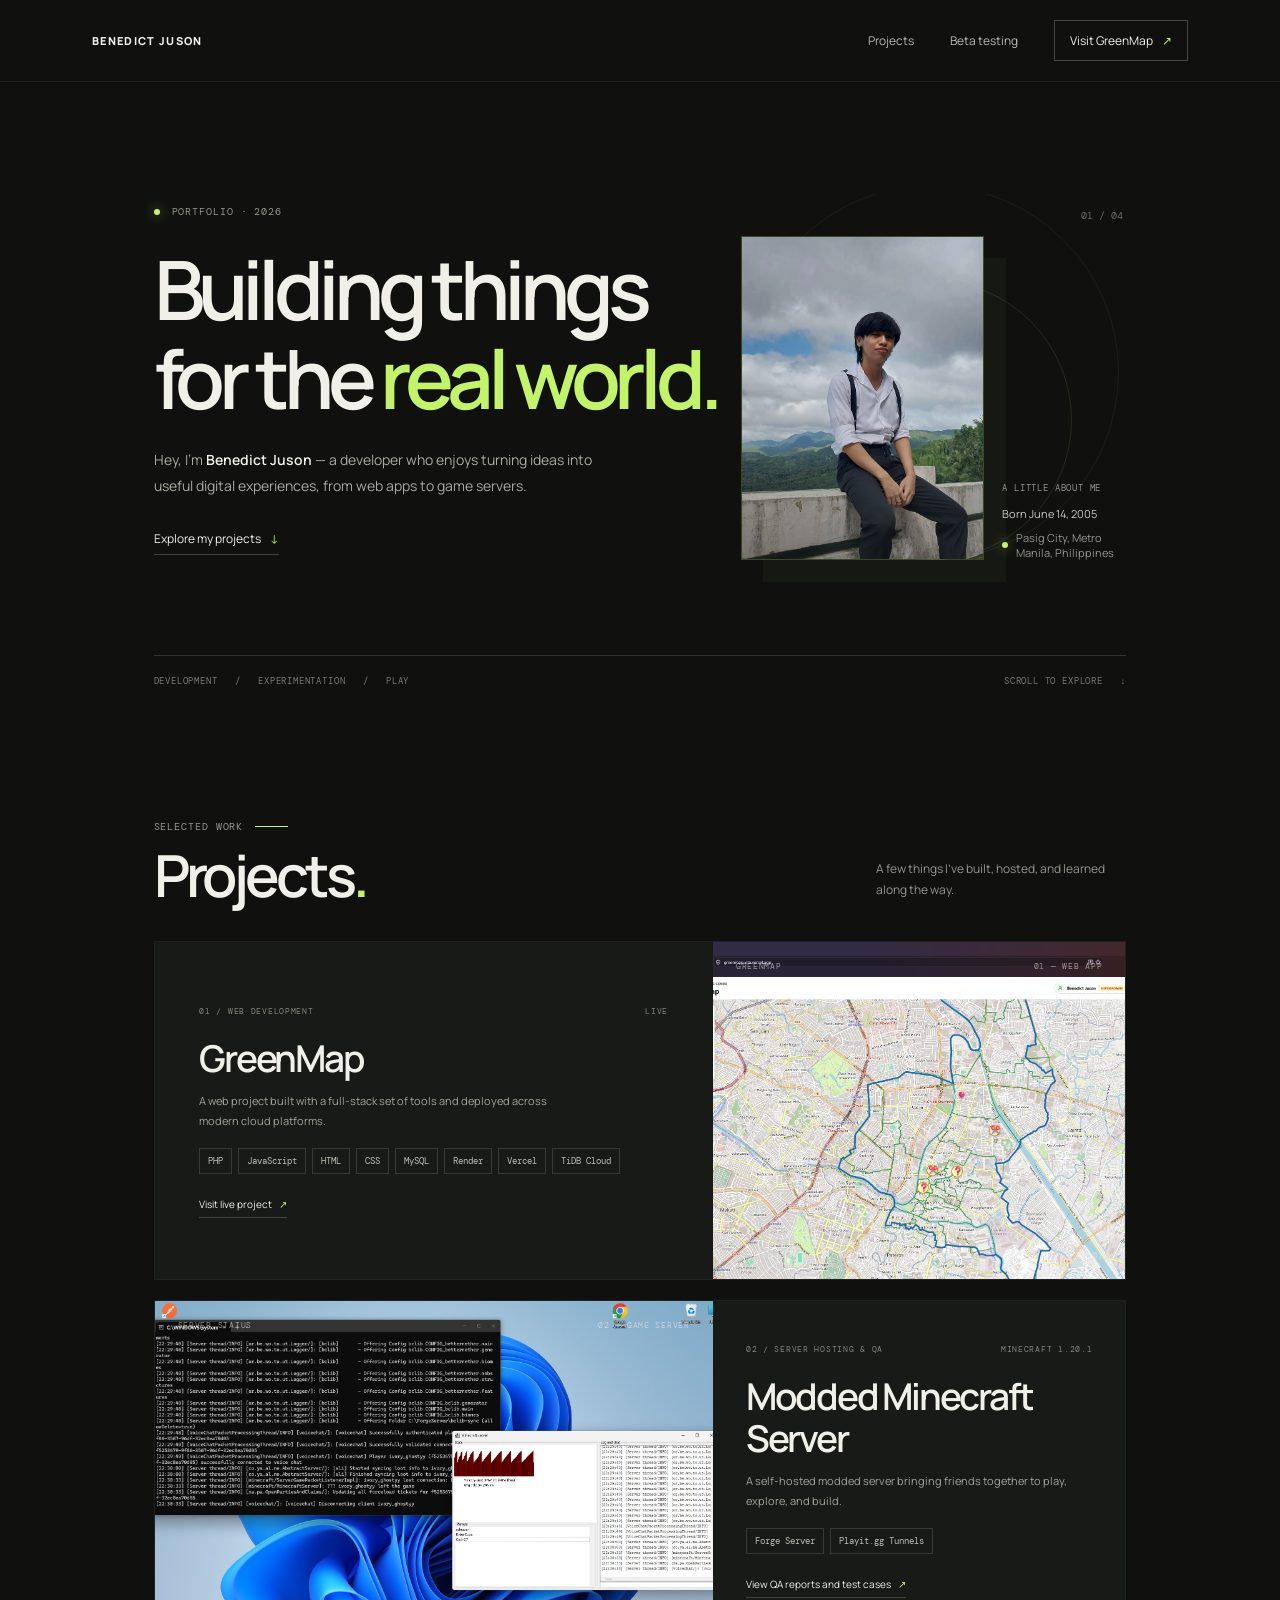
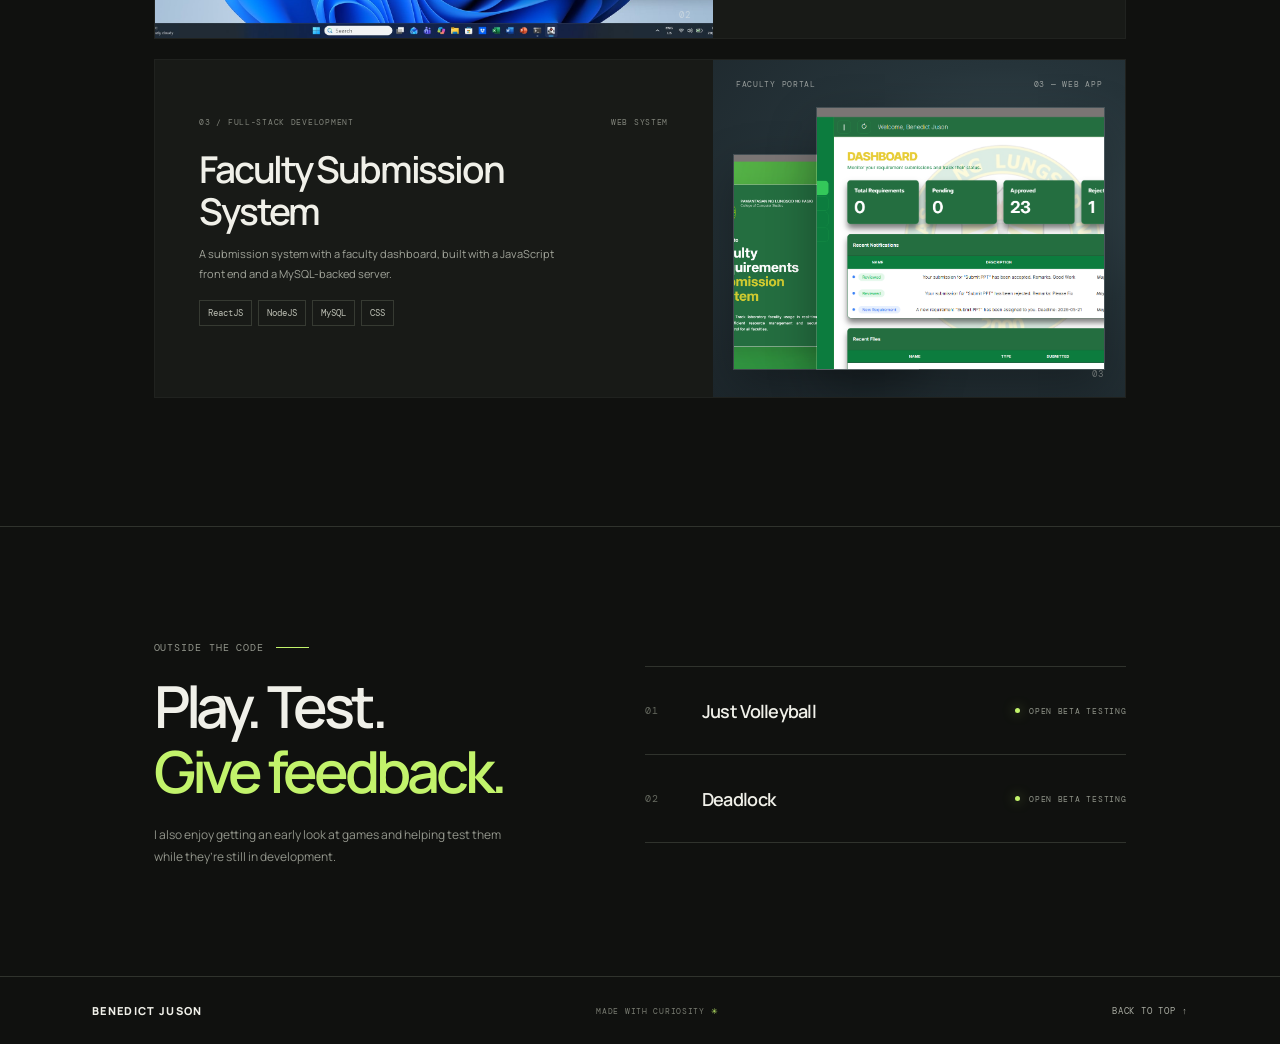
<file: index.html>
<!doctype html>
<html lang="en">
  <head>
    <meta charset="UTF-8" />
    <meta name="viewport" content="width=device-width, initial-scale=1.0" />
    <meta
      name="description"
      content="Portfolio of Benedict Juson — developer and open beta tester."
    />
    <meta name="theme-color" content="#10110f" />
    <title>Benedict Juson — Portfolio</title>
    <link rel="preconnect" href="https://fonts.googleapis.com" />
    <link rel="preconnect" href="https://fonts.gstatic.com" crossorigin />
    <link
      href="https://fonts.googleapis.com/css2?family=DM+Mono:wght@400;500&family=Manrope:wght@400;500;600;700;800&display=swap"
      rel="stylesheet"
    />
    <link rel="stylesheet" href="css/base.css" />
    <link rel="stylesheet" href="css/layout.css" />
    <link rel="stylesheet" href="css/projects.css" />
    <link rel="stylesheet" href="css/responsive.css" />
  </head>
  <body>
    <header class="site-header">
      <a class="wordmark" href="#home" aria-label="Benedict Juson, home">
        <span>BENEDICT JUSON</span>
      </a>
      <nav class="site-nav" aria-label="Main navigation">
        <a href="#work">Projects</a>
        <a href="#testing">Beta testing</a>
        <a class="nav-cta" href="https://greenmap-eta.vercel.app/" target="_blank" rel="noreferrer">
          Visit GreenMap <span aria-hidden="true">↗</span>
        </a>
      </nav>
    </header>

    <main>
      <section class="hero page-wrap" id="home">
        <div class="hero-copy">
          <p class="eyebrow"><span class="status-dot"></span> PORTFOLIO · 2026</p>
          <h1>Building things<br />for the <span>real world.</span></h1>
          <p class="hero-description">
            Hey, I’m <strong>Benedict Juson</strong> — a developer who enjoys turning
            ideas into useful digital experiences, from web apps to game servers.
          </p>
          <a class="text-link" href="#work">Explore my projects <span aria-hidden="true">↓</span></a>
        </div>
        <div class="hero-aside" aria-label="About Benedict">
          <div class="orbit orbit-one"></div>
          <div class="orbit orbit-two"></div>
          <div class="hero-photo">
            <img src="assets/PROFILEPICTURE.jpg" alt="Benedict Juson" />
          </div>
          <div class="aside-caption">
            <span class="caption-label">A LITTLE ABOUT ME</span>
            <span>Born June 14, 2005</span>
            <span class="caption-location"><span class="status-dot"></span>Pasig City, Metro Manila, Philippines</span>
          </div>
          <span class="hero-index">01 / 04</span>
        </div>
        <div class="hero-bottom">
          <span>DEVELOPMENT &nbsp; / &nbsp; EXPERIMENTATION &nbsp; / &nbsp; PLAY</span>
          <span>SCROLL TO EXPLORE &nbsp; ↓</span>
        </div>
      </section>

      <section class="work-section section-wrap" id="work">
        <div class="section-heading">
          <div>
            <p class="eyebrow">SELECTED WORK <span class="heading-line"></span></p>
            <h2>Projects<span class="accent">.</span></h2>
          </div>
          <p class="section-note">A few things I’ve built, hosted, and learned along the way.</p>
        </div>

        <article class="project-card project-greenmap">
          <div class="project-visual visual-greenmap" aria-label="GreenMap map screenshot">
            <div class="visual-topbar"><span>GREENMAP</span><span>01 — WEB APP</span></div>
            <img src="assets/Greenmap.png" alt="GreenMap Pasig City map interface" />
            <span class="visual-number">01</span>
          </div>
          <div class="project-info">
            <div class="project-meta"><span>01 / WEB DEVELOPMENT</span><span>LIVE</span></div>
            <h3>GreenMap</h3>
            <p>A web project built with a full-stack set of tools and deployed across modern cloud platforms.</p>
            <div class="tag-list" aria-label="Technologies used">
              <span>PHP</span><span>JavaScript</span><span>HTML</span><span>CSS</span><span>MySQL</span>
              <span>Render</span><span>Vercel</span><span>TiDB Cloud</span>
            </div>
            <a class="project-link" href="https://greenmap-eta.vercel.app/" target="_blank" rel="noreferrer">
              Visit live project <span aria-hidden="true">↗</span>
            </a>
          </div>
        </article>

        <article class="project-card project-server">
          <div class="project-visual visual-server" aria-label="Modded Minecraft server screenshot">
            <div class="visual-topbar"><span>SERVER STATUS</span><span>02 — GAME SERVER</span></div>
            <img src="assets/MinecraftServer.jpg" alt="Minecraft Forge server console and player session" />
            <span class="visual-number">02</span>
          </div>
          <div class="project-info">
            <div class="project-meta"><span>02 / SERVER HOSTING &amp; QA</span><span>MINECRAFT 1.20.1</span></div>
            <h3>Modded Minecraft<br />Server</h3>
            <p>A self-hosted modded server bringing friends together to play, explore, and build.</p>
            <div class="tag-list" aria-label="Tools used">
              <span>Forge Server</span><span>Playit.gg Tunnels</span>
            </div>
            <a class="project-link" href="minecraft-server-qa.html">
              View QA reports and test cases <span aria-hidden="true">↗</span>
            </a>
          </div>
        </article>

        <article class="project-card project-faculty">
          <div class="project-visual visual-faculty" aria-label="Faculty Submission System screenshots">
            <div class="visual-topbar"><span>FACULTY PORTAL</span><span>03 — WEB APP</span></div>
            <img class="faculty-login" src="assets/facultysubmission-login.png" alt="Faculty Submission login screen" />
            <img class="faculty-dashboard" src="assets/facultysubmission-dashboard.png" alt="Faculty Submission dashboard" />
            <span class="visual-number">03</span>
          </div>
          <div class="project-info">
            <div class="project-meta"><span>03 / FULL-STACK DEVELOPMENT</span><span>WEB SYSTEM</span></div>
            <h3>Faculty Submission<br />System</h3>
            <p>A submission system with a faculty dashboard, built with a JavaScript front end and a MySQL-backed server.</p>
            <div class="tag-list" aria-label="Technologies used">
              <span>ReactJS</span><span>NodeJS</span><span>MySQL</span><span>CSS</span>
            </div>
          </div>
        </article>
      </section>

      <section class="testing-section section-wrap" id="testing">
        <div class="testing-copy">
          <p class="eyebrow">OUTSIDE THE CODE <span class="heading-line"></span></p>
          <h2>Play. Test.<br /><span>Give feedback.</span></h2>
          <p>I also enjoy getting an early look at games and helping test them while they’re still in development.</p>
        </div>
        <div class="testing-list">
          <div class="testing-item">
            <span class="testing-index">01</span>
            <span class="testing-name">Just Volleyball</span>
            <span class="testing-label"><span class="status-dot"></span> OPEN BETA TESTING</span>
          </div>
          <div class="testing-item">
            <span class="testing-index">02</span>
            <span class="testing-name">Deadlock</span>
            <span class="testing-label"><span class="status-dot"></span> OPEN BETA TESTING</span>
          </div>
        </div>
      </section>
    </main>

    <footer class="site-footer">
      <a class="wordmark" href="#home">
        <span>BENEDICT JUSON</span>
      </a>
      <span>MADE WITH CURIOSITY <span class="accent">✳</span></span>
      <a class="back-top" href="#home">BACK TO TOP ↑</a>
    </footer>
    <script src="script.js"></script>
  </body>
</html>
</file>
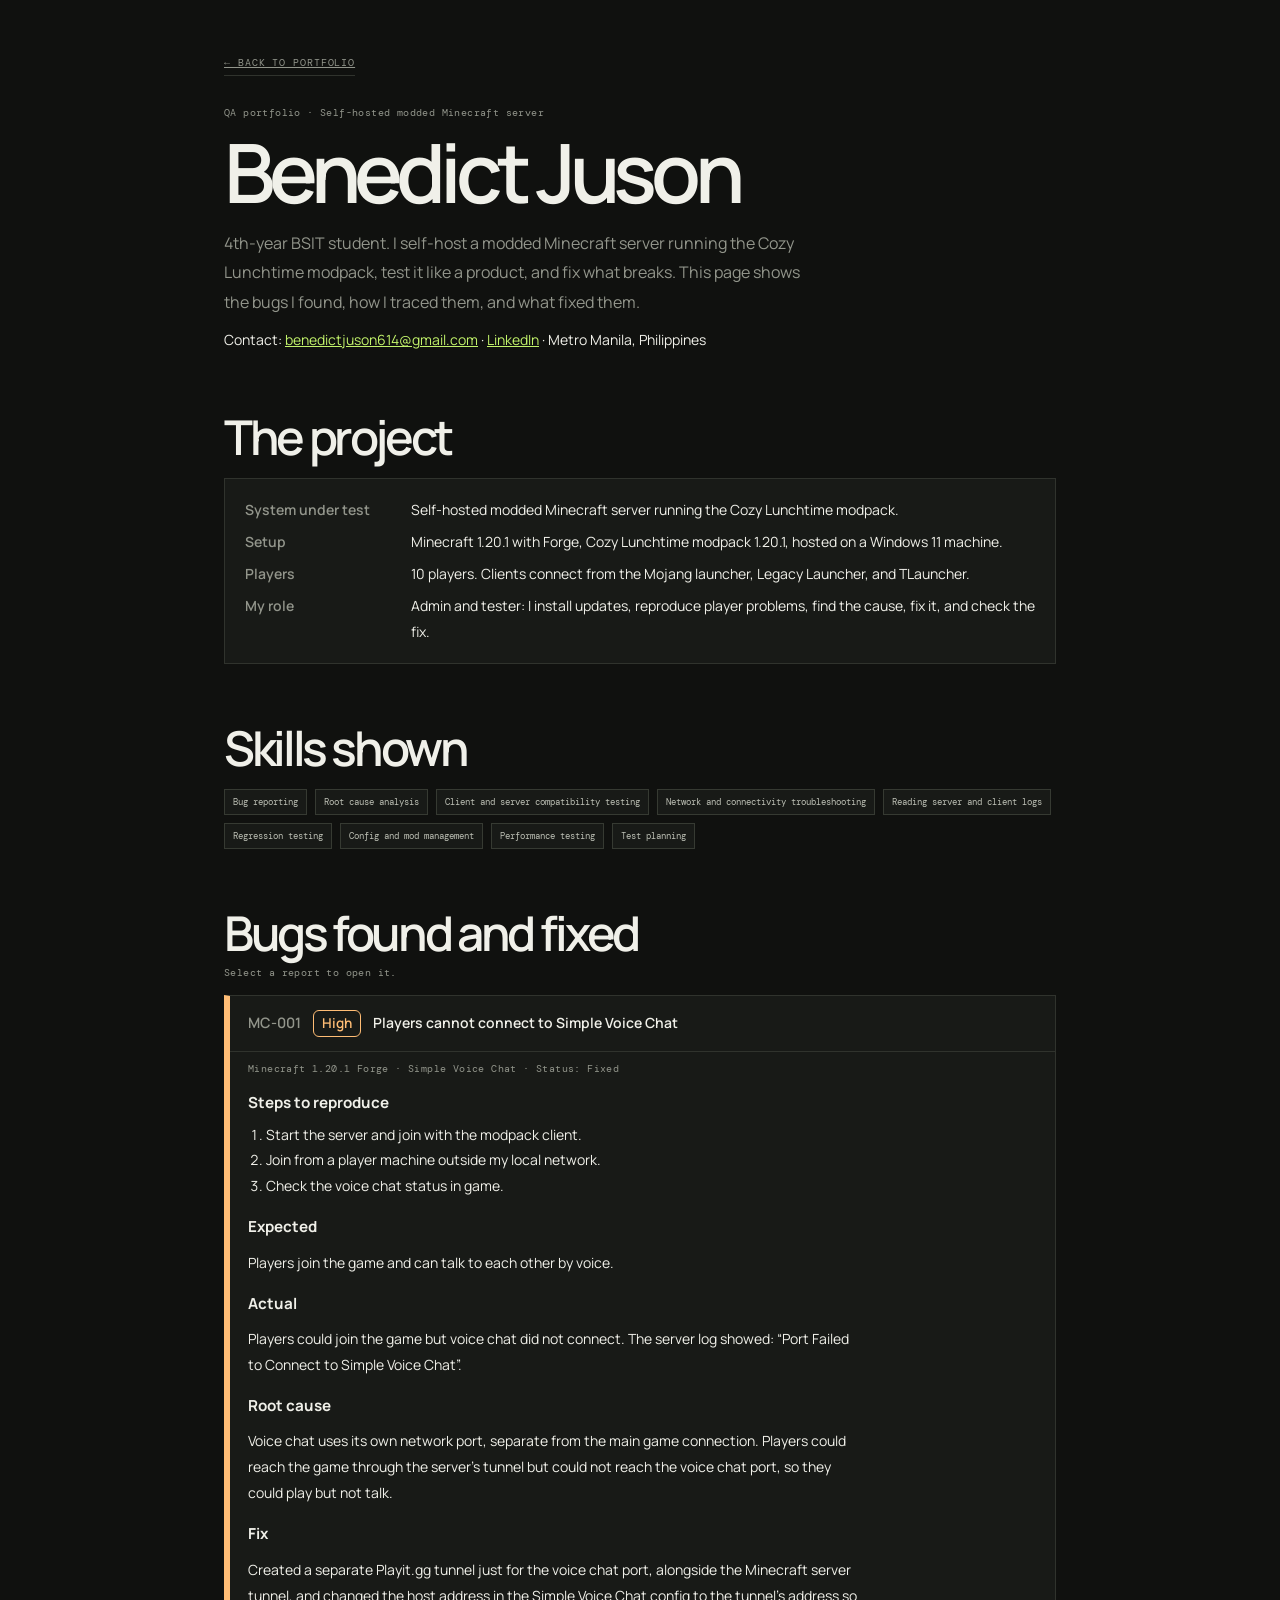
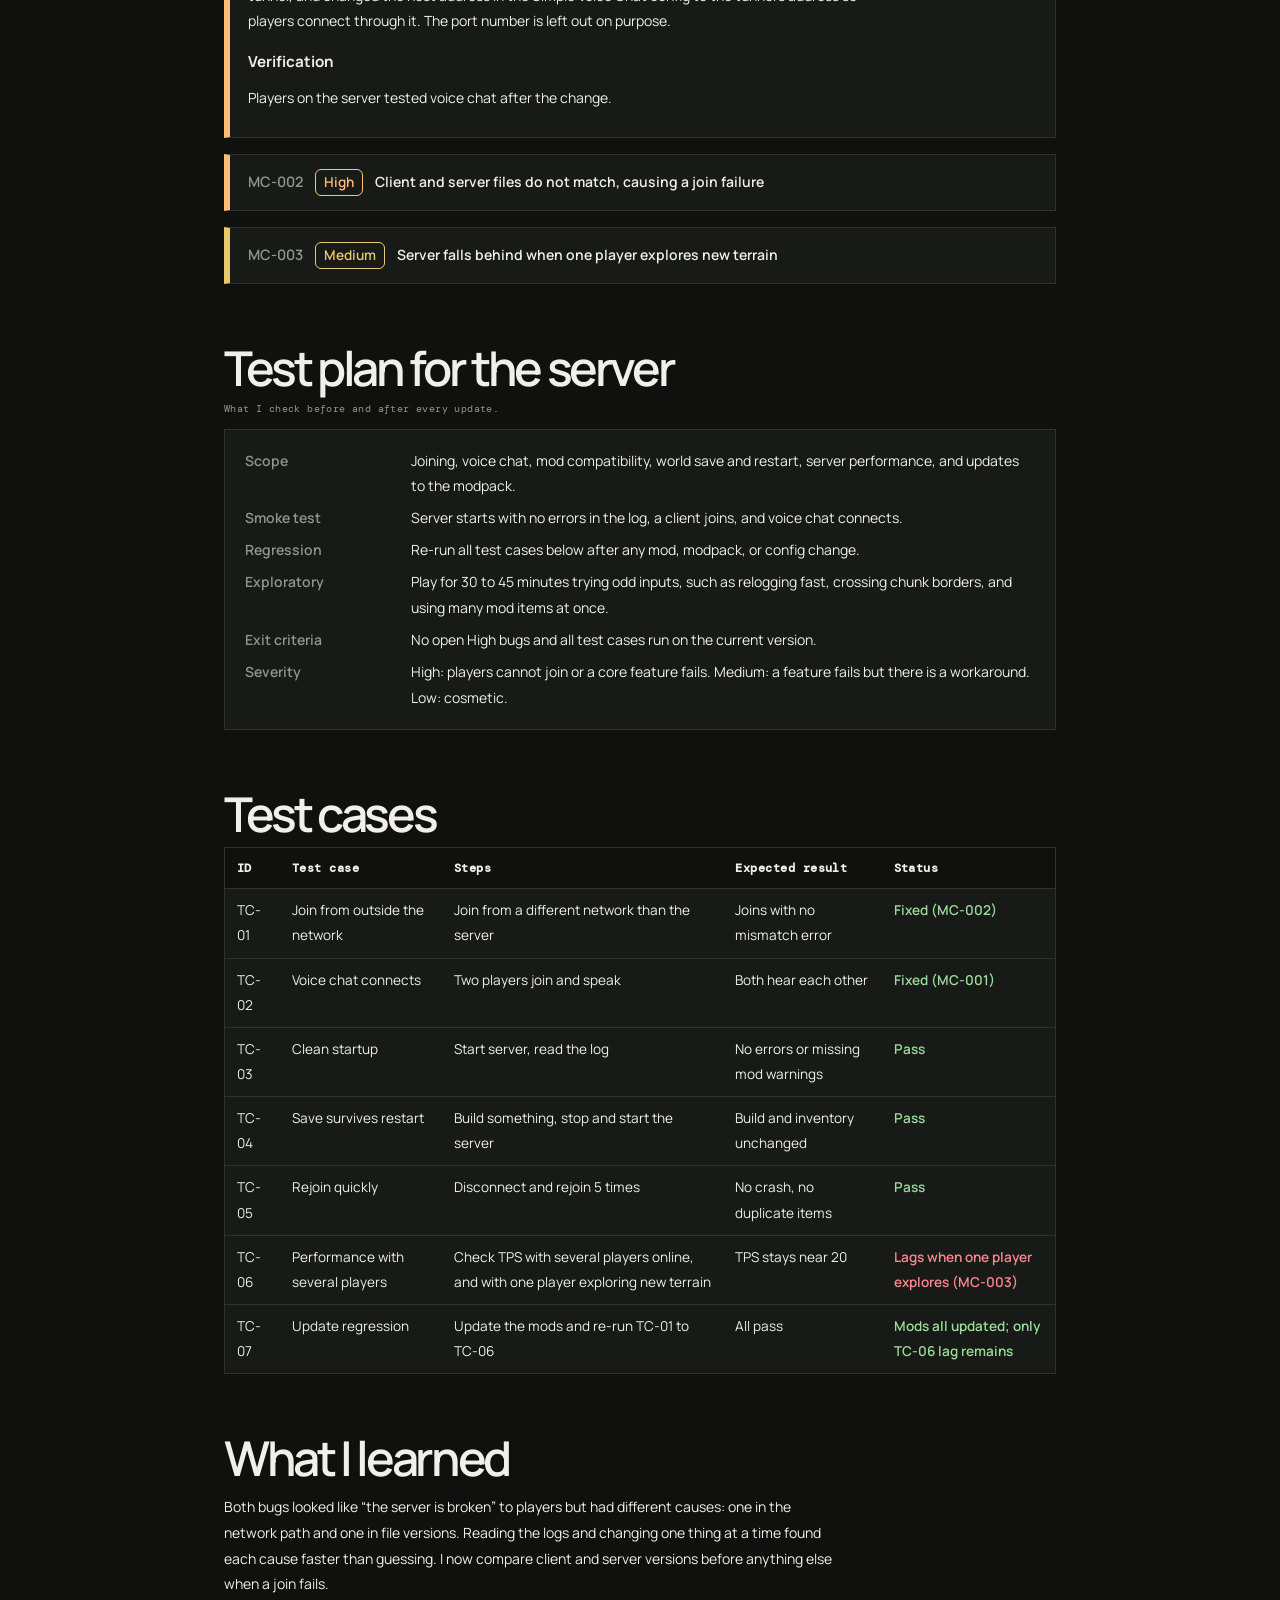
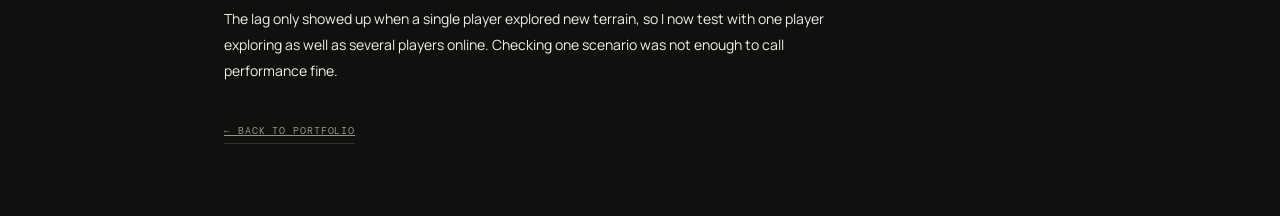
<file: minecraft-server-qa.html>
<!DOCTYPE html>
<html lang="en">
<head>
<meta charset="utf-8">
<meta name="viewport" content="width=device-width, initial-scale=1, viewport-fit=cover">
<title>Benedict Juson – Minecraft Server QA Portfolio</title>
<link href="https://fonts.googleapis.com/css2?family=DM+Mono:wght@400;500&family=Manrope:wght@400;500;600;700;800&display=swap" rel="stylesheet">
  <link rel="stylesheet" href="css/qa.css">
</head>
<body>
<main>
<header>
<a class="back-link" href="index.html">← Back to portfolio</a>
<p class="meta">QA portfolio · Self-hosted modded Minecraft server</p>
<h1>Benedict Juson</h1>
<p class="lead">4th-year BSIT student. I self-host a modded Minecraft server running the Cozy Lunchtime modpack, test it like a product, and fix what breaks. This page shows the bugs I found, how I traced them, and what fixed them.</p>
<p>Contact: <a href="mailto:benedictjuson614@gmail.com">benedictjuson614@gmail.com</a> · <a href="https://www.linkedin.com/in/christian-benedict-juson-0998a8422/" target="_blank" rel="noopener">LinkedIn</a> · Metro Manila, Philippines</p>
</header>



<h2>The project</h2>
<div class="box"><dl>
<dt>System under test</dt><dd>Self-hosted modded Minecraft server running the Cozy Lunchtime modpack.</dd>
<dt>Setup</dt><dd>Minecraft 1.20.1 with Forge, Cozy Lunchtime modpack 1.20.1, hosted on a Windows 11 machine.</dd>
<dt>Players</dt><dd>10 players. Clients connect from the Mojang launcher, Legacy Launcher, and TLauncher.</dd>
<dt>My role</dt><dd>Admin and tester: I install updates, reproduce player problems, find the cause, fix it, and check the fix.</dd>
</dl></div>

<h2>Skills shown</h2>
<ul class="skills">
<li>Bug reporting</li><li>Root cause analysis</li><li>Client and server compatibility testing</li><li>Network and connectivity troubleshooting</li><li>Reading server and client logs</li><li>Regression testing</li><li>Config and mod management</li><li>Performance testing</li><li>Test planning</li></ul>

<h2>Bugs found and fixed</h2>
<p class="meta">Select a report to open it.</p>

<details class="ticket" data-sev="High" open><summary><span class="id">MC-001</span><span class="sev">High</span><span class="t">Players cannot connect to Simple Voice Chat</span></summary><div class="body">
<p class="meta">Minecraft 1.20.1 Forge · Simple Voice Chat · Status: Fixed</p>
<h4>Steps to reproduce</h4>
<ol><li>Start the server and join with the modpack client.</li><li>Join from a player machine outside my local network.</li><li>Check the voice chat status in game.</li></ol>
<h4>Expected</h4><p>Players join the game and can talk to each other by voice.</p>
<h4>Actual</h4><p>Players could join the game but voice chat did not connect. The server log showed: “Port Failed to Connect to Simple Voice Chat”.</p>
<h4>Root cause</h4><p>Voice chat uses its own network port, separate from the main game connection. Players could reach the game through the server’s tunnel but could not reach the voice chat port, so they could play but not talk.</p>
<h4>Fix</h4><p>Created a separate Playit.gg tunnel just for the voice chat port, alongside the Minecraft server tunnel, and changed the host address in the Simple Voice Chat config to the tunnel’s address so players connect through it. The port number is left out on purpose.</p>
<h4>Verification</h4><p>Players on the server tested voice chat after the change.</p>
</div></details>

<details class="ticket" data-sev="High"><summary><span class="id">MC-002</span><span class="sev">High</span><span class="t">Client and server files do not match, causing a join failure</span></summary><div class="body">
<p class="meta">Modpack: Cozy Lunchtime 1.20.1 · Status: Fixed</p>
<h4>Steps to reproduce</h4>
<ol><li>Install the modpack on the client.</li><li>Try to join the server.</li></ol>
<h4>Expected</h4><p>The client joins with no errors.</p>
<h4>Actual</h4><p>The connection was refused because the client and server game files did not match. The log said Field Guide 1.20.1 was not up to date with Field Guide 1.20.1, so the two copies were out of sync.</p>
<h4>Root cause</h4><p>The Field Guide config did not match what the server expected. The EXP values did not exist in the config and the lens craftable setting was false, so the two sides disagreed.</p>
<h4>Fix</h4><p>Edited fieldguide1.20.1.config so it matched the server:</p><ul><li>Changed “lens craftable” from false to true.</li><li>Added the Field Guide EXP values, which did not exist before, to match the server’s EXP levels for a different mod: Exploring New Terrain 20, Discovering New Mobs 5, Discovering New Plants 2.</li></ul>
<h4>Verification</h4><p>After the change, players joined without issues.</p>
</div></details>

<details class="ticket" data-sev="Medium"><summary><span class="id">MC-003</span><span class="sev">Medium</span><span class="t">Server falls behind when one player explores new terrain</span></summary><div class="body">
<p class="meta">Cozy Lunchtime 1.20.1 with Create · Status: Partly mitigated, still happens at times</p>
<h4>Steps to reproduce</h4>
<ol><li>One player travels far from spawn into terrain nobody has explored.</li><li>Watch the server’s TPS and log while they travel.</li></ol>
<h4>Expected</h4><p>TPS stays near 20.</p>
<h4>Actual</h4><p>In one case a player explored about 7,000 blocks and the server fell about 10 ticks behind. The log says the server can’t keep up: about 10 ticks behind, 530 ms.</p>
<h4>Notes</h4><p>The lag appears when chunks are being loaded for the explorer, and Create adds to the server load. It does not appear with several players online who are not exploring.</p><h4>Mitigation tried</h4><p>Lowered the server’s RAM allocation from 11 GB to 8 GB to leave more room for the rest of the machine. The server now lags less but still falls behind from time to time.</p>
</div></details>

<h2>Test plan for the server</h2>
<p class="meta">What I check before and after every update.</p>
<div class="box"><dl>
<dt>Scope</dt><dd>Joining, voice chat, mod compatibility, world save and restart, server performance, and updates to the modpack.</dd>
<dt>Smoke test</dt><dd>Server starts with no errors in the log, a client joins, and voice chat connects.</dd>
<dt>Regression</dt><dd>Re-run all test cases below after any mod, modpack, or config change.</dd>
<dt>Exploratory</dt><dd>Play for 30 to 45 minutes trying odd inputs, such as relogging fast, crossing chunk borders, and using many mod items at once.</dd>
<dt>Exit criteria</dt><dd>No open High bugs and all test cases run on the current version.</dd>
<dt>Severity</dt><dd>High: players cannot join or a core feature fails. Medium: a feature fails but there is a workaround. Low: cosmetic.</dd>
</dl></div>

<h2>Test cases</h2>
<div class="tw"><table>
<thead><tr><th>ID</th><th>Test case</th><th>Steps</th><th>Expected result</th><th>Status</th></tr></thead>
<tbody>
<tr><td>TC-01</td><td>Join from outside the network</td><td>Join from a different network than the server</td><td>Joins with no mismatch error</td><td class="pass">Fixed (MC-002)</td></tr>
<tr><td>TC-02</td><td>Voice chat connects</td><td>Two players join and speak</td><td>Both hear each other</td><td class="pass">Fixed (MC-001)</td></tr>
<tr><td>TC-03</td><td>Clean startup</td><td>Start server, read the log</td><td>No errors or missing mod warnings</td><td class="pass">Pass</td></tr>
<tr><td>TC-04</td><td>Save survives restart</td><td>Build something, stop and start the server</td><td>Build and inventory unchanged</td><td class="pass">Pass</td></tr>
<tr><td>TC-05</td><td>Rejoin quickly</td><td>Disconnect and rejoin 5 times</td><td>No crash, no duplicate items</td><td class="pass">Pass</td></tr>
<tr><td>TC-06</td><td>Performance with several players</td><td>Check TPS with several players online, and with one player exploring new terrain</td><td>TPS stays near 20</td><td class="fail">Lags when one player explores (MC-003)</td></tr>
<tr><td>TC-07</td><td>Update regression</td><td>Update the mods and re-run TC-01 to TC-06</td><td>All pass</td><td class="pass">Mods all updated; only TC-06 lag remains</td></tr>
</tbody></table></div>

<h2>What I learned</h2>
<p>Both bugs looked like “the server is broken” to players but had different causes: one in the network path and one in file versions. Reading the logs and changing one thing at a time found each cause faster than guessing. I now compare client and server versions before anything else when a join fails.</p>
<p>The lag only showed up when a single player explored new terrain, so I now test with one player exploring as well as several players online. Checking one scenario was not enough to call performance fine.</p>
<a class="back-link back-link-bottom" href="index.html">← Back to portfolio</a>
</main>
</body>
</html>
</file>
<file: css/base.css>
:root {
  color-scheme: dark;
  --background: #10110f;
  --surface: #181a17;
  --surface-light: #20231e;
  --text: #f0f0e9;
  --muted: #92958b;
  --line: #30332d;
  --accent: #c2f36b;
  --mono: "DM Mono", monospace;
  --sans: "Manrope", sans-serif;
}

* {
  box-sizing: border-box;
}

html {
  scroll-behavior: smooth;
  scroll-padding-top: 90px;
}

body {
  margin: 0;
  background: var(--background);
  color: var(--text);
  font-family: var(--sans);
  -webkit-font-smoothing: antialiased;
}

a {
  color: inherit;
  text-decoration: none;
}

.eyebrow,
.caption-label,
.hero-bottom,
.project-meta,
.visual-topbar,
.visual-placeholder,
.visual-number,
.testing-index,
.testing-label,
.site-footer > span,
.back-top {
  font: 10px var(--mono);
  letter-spacing: .09em;
}

.eyebrow {
  display: flex;
  align-items: center;
  gap: 12px;
  margin: 0 0 27px;
  color: var(--muted);
}

.status-dot {
  display: inline-block;
  flex: 0 0 auto;
  width: 6px;
  height: 6px;
  border-radius: 50%;
  background: var(--accent);
  box-shadow: 0 0 12px rgba(194, 243, 107, .55);
}

h1 {
  margin: 0;
  font-size: clamp(48px, 6.4vw, 84px);
  font-weight: 600;
  line-height: 1.08;
  letter-spacing: -.075em;
}

h1 span,
.testing-copy h2 span {
  color: var(--accent);
}

h2 {
  margin: 0;
  font-size: clamp(40px, 5vw, 58px);
  font-weight: 600;
  line-height: 1;
  letter-spacing: -.07em;
}

.accent {
  color: var(--accent);
}
</file>
<file: css/layout.css>
.site-header {
  display: flex;
  align-items: center;
  justify-content: space-between;
  max-width: 1440px;
  height: 82px;
  margin: 0 auto;
  padding: 0 7.2%;
  border-bottom: 1px solid rgba(255, 255, 255, .07);
}

.wordmark {
  display: inline-flex;
  align-items: center;
  font-size: 11px;
  font-weight: 800;
  letter-spacing: .12em;
}

.site-nav {
  display: flex;
  align-items: center;
  gap: 36px;
  color: #b6b8af;
  font-size: 12px;
}

.site-nav a {
  transition: color .2s ease;
}

.site-nav a:hover,
.back-top:hover {
  color: var(--accent);
}

.site-nav .nav-cta {
  padding: 11px 15px;
  border: 1px solid #44473e;
  color: var(--text);
}

.nav-cta span,
.text-link span,
.project-link span {
  margin-left: 7px;
  color: var(--accent);
}

.page-wrap,
.section-wrap {
  max-width: 1440px;
  margin: 0 auto;
  padding-right: 12%;
  padding-left: 12%;
}

.hero {
  position: relative;
  display: grid;
  grid-template-columns: 1.2fr .8fr;
  align-items: center;
  min-height: 624px;
}

.hero-copy {
  position: relative;
  z-index: 1;
  padding: 35px 0 70px;
}

.hero-description {
  max-width: 455px;
  margin: 25px 0 27px;
  color: #a7aaa0;
  font-size: 14px;
  line-height: 1.85;
}

.hero-description strong {
  color: var(--text);
  font-weight: 600;
}

.text-link {
  padding-bottom: 7px;
  border-bottom: 1px solid #41443b;
  font-size: 12px;
}

.hero-aside {
  position: relative;
  display: flex;
  align-items: end;
  justify-content: center;
  gap: 18px;
  height: 400px;
  overflow: hidden;
  padding-bottom: 34px;
}

.orbit {
  position: absolute;
  width: 280px;
  height: 280px;
  border: 1px solid rgba(194, 243, 107, .11);
  border-radius: 50%;
}

.orbit-two {
  width: 375px;
  height: 375px;
  border-color: rgba(255, 255, 255, .055);
}

.hero-photo {
  position: relative;
  z-index: 1;
  flex: 0 0 auto;
  width: clamp(180px, 19vw, 245px);
  overflow: hidden;
  border: 1px solid rgba(194, 243, 107, .24);
  aspect-ratio: 3 / 4;
  box-shadow: 22px 22px 0 rgba(194, 243, 107, .035);
}

.hero-photo::after {
  position: absolute;
  inset: 0;
  background: linear-gradient(180deg, transparent 55%, rgba(16, 17, 15, .38));
  content: "";
  pointer-events: none;
}

.hero-photo img {
  display: block;
  width: 100%;
  height: 100%;
  object-fit: cover;
  object-position: center 35%;
  filter: saturate(.82) contrast(1.04);
}

.aside-caption {
  position: relative;
  display: grid;
  gap: 9px;
  max-width: 120px;
  color: #c7c9c1;
  font-size: 11px;
}

.caption-label {
  margin-bottom: 3px;
  color: var(--muted);
  font-size: 9px;
}

.caption-location {
  display: flex;
  align-items: center;
  gap: 8px;
  color: var(--muted);
}

.hero-index {
  position: absolute;
  top: 15px;
  right: 1%;
  color: #66695f;
  font: 10px var(--mono);
}

.hero-bottom {
  position: absolute;
  right: 12%;
  bottom: 0;
  left: 12%;
  display: flex;
  justify-content: space-between;
  padding: 19px 0;
  border-top: 1px solid var(--line);
  color: #777a71;
  font-size: 9px;
}

.section-wrap {
  padding-top: 114px;
  padding-bottom: 108px;
}

.site-footer {
  display: flex;
  align-items: center;
  justify-content: space-between;
  max-width: 1440px;
  margin: 0 auto;
  padding: 26px 7.2%;
  border-top: 1px solid var(--line);
  color: #797c72;
}

.site-footer .wordmark {
  color: var(--text);
}

.site-footer > span {
  font-size: 8px;
}

.back-top {
  color: #a9aca2;
  font-size: 9px;
}
</file>
<file: css/projects.css>
.section-heading {
  display: flex;
  align-items: end;
  justify-content: space-between;
  margin-bottom: 37px;
}

.section-heading .eyebrow {
  margin-bottom: 13px;
}

.heading-line {
  width: 33px;
  height: 1px;
  background: var(--accent);
}

.section-note {
  max-width: 250px;
  margin: 0 0 4px;
  color: var(--muted);
  font-size: 12px;
  line-height: 1.7;
}

.project-card {
  display: grid;
  grid-template-columns: 1.15fr .85fr;
  min-height: 337px;
  margin-bottom: 20px;
  border: 1px solid rgba(255, 255, 255, .035);
  background: var(--surface);
}

.project-card:nth-of-type(odd) .project-visual {
  order: 2;
}

.project-visual {
  position: relative;
  min-height: 337px;
  overflow: hidden;
  background: #222820;
}

.project-visual > img {
  position: absolute;
  inset: 0;
  display: block;
  width: 100%;
  height: 100%;
  min-height: 337px;
  object-fit: cover;
}

.visual-greenmap > img,
.visual-server > img {
  object-position: center;
}

.visual-faculty {
  background: radial-gradient(ellipse at 70% 40%, #394c53 0%, #26343a 45%, #1d272c 100%);
}

.visual-faculty > img {
  inset: auto;
  min-height: 0;
  border: 1px solid rgba(255, 255, 255, .14);
  object-position: center;
  box-shadow: 0 18px 45px rgba(0, 0, 0, .32);
}

.visual-faculty .faculty-login {
  z-index: 1;
  bottom: 8%;
  left: 5%;
  width: 45%;
  height: 64%;
}

.visual-faculty .faculty-dashboard {
  z-index: 2;
  bottom: 8%;
  left: 25%;
  width: 70%;
  height: 78%;
}

.visual-topbar {
  position: absolute;
  z-index: 2;
  top: 19px;
  right: 23px;
  left: 23px;
  display: flex;
  justify-content: space-between;
  color: rgba(240, 240, 233, .57);
  font-size: 8px;
}

.visual-placeholder {
  position: absolute;
  z-index: 2;
  top: 50%;
  left: 50%;
  padding: 10px 12px;
  transform: translate(-50%, -50%);
  border: 1px solid rgba(240, 240, 233, .2);
  background: rgba(16, 17, 15, .72);
  color: rgba(240, 240, 233, .65);
  font-size: 8px;
  white-space: nowrap;
}

.visual-number {
  position: absolute;
  right: 22px;
  bottom: 17px;
  color: rgba(240, 240, 233, .45);
  font-size: 9px;
}

.visual-greenmap {
  background: radial-gradient(ellipse at 68% 42%, #4f673e 0%, #293b2b 38%, #1b2821 80%);
}

.map-grid {
  position: absolute;
  inset: 0;
  transform: scale(1.3) rotate(-8deg);
  opacity: .8;
  background-image:
    linear-gradient(34deg, transparent 47%, rgba(196, 211, 154, .25) 48%, rgba(196, 211, 154, .25) 49%, transparent 50%),
    linear-gradient(120deg, transparent 47%, rgba(196, 211, 154, .18) 48%, rgba(196, 211, 154, .18) 49%, transparent 50%);
  background-size: 105px 92px, 130px 125px;
}

.map-road {
  position: absolute;
  display: block;
  height: 4px;
  border-radius: 8px;
  background: rgba(212, 224, 177, .32);
  transform: rotate(-37deg);
}

.road-a {
  top: 48%;
  left: 13%;
  width: 75%;
}

.road-b {
  top: 62%;
  left: 28%;
  width: 54%;
  transform: rotate(25deg);
}

.road-c {
  top: 33%;
  left: 22%;
  width: 52%;
  transform: rotate(73deg);
}

.map-pin {
  position: absolute;
  width: 10px;
  height: 10px;
  transform: rotate(-45deg);
  border: 2px solid #e0f7a4;
  border-radius: 50% 50% 50% 0;
  background: #9ac858;
  box-shadow: 0 0 18px rgba(194, 243, 107, .8);
}

.pin-a {
  top: 36%;
  left: 40%;
}

.pin-b {
  top: 56%;
  left: 69%;
}

.pin-c {
  top: 26%;
  left: 75%;
}

.visual-server {
  background: linear-gradient(180deg, #6d8490 0%, #9aab9a 54%, #596c4d 55%, #303b2b 100%);
}

.server-scene {
  position: absolute;
  inset: 0;
  overflow: hidden;
}

.pixel-sun {
  position: absolute;
  top: 26%;
  right: 21%;
  width: 54px;
  height: 54px;
  border-radius: 50%;
  background: #e6d58f;
  opacity: .8;
}

.pixel-mountain {
  position: absolute;
  bottom: 29%;
  width: 0;
  height: 0;
  border-right: 120px solid transparent;
  border-bottom: 140px solid #475847;
  border-left: 120px solid transparent;
}

.mountain-a {
  left: 10%;
}

.mountain-b {
  left: 42%;
  transform: scale(.8);
  border-bottom-color: #3a4b3b;
}

.pixel-ground {
  position: absolute;
  bottom: 0;
  width: 100%;
  height: 25%;
  background: repeating-linear-gradient(90deg, #4a623d 0 45px, #526a43 45px 90px);
}

.pixel-block {
  position: absolute;
  bottom: 23%;
  left: 59%;
  width: 58px;
  height: 58px;
  background: linear-gradient(135deg, #79945a 50%, #526c40 50%);
  box-shadow: 0 0 0 1px rgba(27, 40, 25, .15);
}

.portal-ui {
  position: absolute;
  top: 19%;
  left: 18%;
  width: 65%;
  height: 65%;
  padding: 25px 20px 15px 72px;
  border: 1px solid rgba(255, 255, 255, .12);
  background: rgba(15, 21, 24, .75);
  box-shadow: 0 20px 60px rgba(0, 0, 0, .2);
}

.portal-sidebar {
  position: absolute;
  top: 0;
  bottom: 0;
  left: 0;
  width: 52px;
  border-right: 1px solid rgba(255, 255, 255, .08);
  background: rgba(255, 255, 255, .05);
}

.portal-title,
.portal-row,
.portal-button {
  display: block;
  border-radius: 2px;
  background: rgba(226, 237, 233, .18);
}

.portal-title {
  width: 55%;
  height: 8px;
  margin: 1px 0 19px;
  background: rgba(226, 237, 233, .5);
}

.portal-row {
  width: 100%;
  height: 26px;
  margin-bottom: 8px;
  border: 1px solid rgba(255, 255, 255, .09);
}

.portal-button {
  width: 60px;
  height: 16px;
  margin: 15px 0 0 auto;
  background: rgba(194, 243, 107, .55);
}

.project-info {
  align-self: center;
  padding: 33px 8% 30px;
}

.project-meta {
  display: flex;
  justify-content: space-between;
  gap: 12px;
  color: #81847b;
  font-size: 8px;
}

.project-info h3 {
  margin: 21px 0 12px;
  font-size: clamp(27px, 3vw, 37px);
  font-weight: 600;
  line-height: 1.14;
  letter-spacing: -.06em;
}

.project-info p {
  max-width: 360px;
  margin: 0 0 17px;
  color: #a1a49a;
  font-size: 11px;
  line-height: 1.8;
}

.tag-list {
  display: flex;
  flex-wrap: wrap;
  gap: 6px;
  margin-bottom: 17px;
}

.tag-list span {
  padding: 6px 8px;
  border: 1px solid #363a32;
  color: #bdc0b5;
  font: 9px var(--mono);
}

.project-link {
  display: inline-block;
  padding-bottom: 6px;
  border-bottom: 1px solid #40443a;
  font-size: 10px;
}

.project-link span {
  margin-left: 5px;
}

.testing-section {
  display: grid;
  grid-template-columns: .9fr 1.1fr;
  align-items: center;
  gap: 10%;
  border-top: 1px solid var(--line);
}

.testing-copy .eyebrow {
  margin-bottom: 20px;
}

.testing-copy h2 {
  font-size: clamp(40px, 5vw, 58px);
  line-height: 1.12;
}

.testing-copy > p:last-child {
  max-width: 355px;
  margin: 20px 0 0;
  color: var(--muted);
  font-size: 12px;
  line-height: 1.85;
}

.testing-list {
  border-top: 1px solid var(--line);
}

.testing-item {
  display: grid;
  grid-template-columns: 42px 1fr auto;
  align-items: center;
  gap: 15px;
  min-height: 88px;
  border-bottom: 1px solid var(--line);
}

.testing-index {
  color: #666a60;
}

.testing-name {
  font-size: 18px;
  font-weight: 600;
  letter-spacing: -.04em;
}

.testing-label {
  display: flex;
  align-items: center;
  gap: 9px;
  color: #91958a;
  font-size: 8px;
}

.testing-label .status-dot {
  width: 5px;
  height: 5px;
}
</file>
<file: css/responsive.css>
@media (min-width: 1441px) {
  .page-wrap,
  .section-wrap {
    padding-right: 173px;
    padding-left: 173px;
  }

  .hero-bottom {
    right: 173px;
    left: 173px;
  }
}

@media (max-width: 800px) {
  .site-header {
    padding: 0 6%;
  }

  .site-nav {
    gap: 20px;
  }

  .page-wrap,
  .section-wrap {
    padding-right: 7%;
    padding-left: 7%;
  }

  .hero {
    grid-template-columns: 1.1fr .9fr;
    min-height: 580px;
  }

  .hero-aside {
    gap: 12px;
  }

  .hero-photo {
    width: clamp(150px, 20vw, 190px);
  }

  .aside-caption {
    max-width: 105px;
    font-size: 10px;
  }

  .hero-bottom {
    right: 7%;
    left: 7%;
  }

  .project-card {
    grid-template-columns: 1fr 1fr;
  }

  .project-visual {
    min-height: 320px;
  }

  .project-info {
    padding: 26px 7%;
  }

  .testing-section {
    gap: 5%;
  }

  .testing-label {
    font-size: 7px;
  }
}

@media (max-width: 600px) {
  html {
    scroll-padding-top: 65px;
  }

  .site-header {
    height: 67px;
  }

  .wordmark {
    font-size: 9px;
  }

  .site-nav {
    gap: 15px;
    font-size: 10px;
  }

  .site-nav > a:first-child {
    display: none;
  }

  .site-nav .nav-cta {
    padding: 9px 10px;
  }

  .hero {
    grid-template-columns: 1fr;
    gap: 27px;
    min-height: 0;
    padding-top: 65px;
    padding-bottom: 76px;
  }

  .hero-copy {
    padding: 0;
  }

  .hero-aside {
    position: relative;
    width: 100%;
    height: auto;
    min-height: 205px;
    overflow: visible;
    padding: 0;
  }

  .hero-monogram {
    font-size: 145px;
  }

  .orbit {
    width: 170px;
    height: 170px;
  }

  .orbit-two {
    width: 220px;
    height: 220px;
  }

  .aside-caption {
    max-width: 120px;
  }

  .hero-index {
    top: 0;
    right: 2%;
  }

  .hero-photo {
    width: 150px;
  }

  .hero-bottom {
    right: 7%;
    left: 7%;
    font-size: 7px;
  }

  .hero-bottom span:first-child {
    max-width: 195px;
    line-height: 1.8;
  }

  .section-wrap {
    padding-top: 82px;
    padding-bottom: 75px;
  }

  .section-heading {
    align-items: start;
    flex-direction: column;
    gap: 17px;
  }

  .section-note {
    max-width: 300px;
  }

  .project-card {
    grid-template-columns: 1fr;
  }

  .project-card:nth-of-type(odd) .project-visual {
    order: 0;
  }

  .project-visual {
    min-height: 260px;
  }

  .project-info {
    padding: 26px 7% 29px;
  }

  .project-meta {
    font-size: 7px;
  }

  .project-info h3 {
    margin-top: 16px;
    font-size: 31px;
  }

  .testing-section {
    grid-template-columns: 1fr;
    gap: 35px;
  }

  .testing-item {
    grid-template-columns: 27px 1fr;
    gap: 10px;
    min-height: 77px;
  }

  .testing-label {
    grid-column: 2;
    margin-top: -20px;
  }

  .testing-name {
    font-size: 16px;
  }

  .site-footer {
    flex-wrap: wrap;
    gap: 18px;
    padding: 22px 6%;
  }

  .site-footer > span {
    display: none;
  }

  .back-top {
    font-size: 8px;
  }
}

@media (prefers-reduced-motion: reduce) {
  html {
    scroll-behavior: auto;
  }

  *,
  *::before,
  *::after {
    animation-duration: .01ms !important;
    transition-duration: .01ms !important;
  }
}
</file>
<file: css/qa.css>
:root {
  color-scheme: dark;
  --bg: #10110f;
  --card: #181a17;
  --ink: #f0f0e9;
  --mute: #92958b;
  --line: #30332d;
  --accent: #c2f36b;
  --crit: #ff8790;
  --high: #ffbd75;
  --med: #e8c96e;
  --low: #9bdc9a;
  --ph: #20231e;
  --mono: "DM Mono", monospace;
  --sans: "Manrope", sans-serif;
  box-sizing: border-box;
  padding-top: env(safe-area-inset-top, 0px);
  padding-bottom: env(safe-area-inset-bottom, 0px);
}

* {
  box-sizing: border-box;
}

html {
  scroll-padding-top: env(safe-area-inset-top, 0px);
}

body {
  margin: 0;
  background: var(--bg);
  color: var(--ink);
  font: 400 14px/1.85 var(--sans);
}

main {
  max-width: 880px;
  margin: 0 auto;
  padding: 48px 24px 72px;
}

h1,
h2,
h3 {
  margin: 0;
  font-family: var(--sans);
  line-height: 1.15;
}

h1 {
  font-size: clamp(48px, 6.4vw, 84px);
  font-weight: 600;
  letter-spacing: -.075em;
}

h2 {
  margin: 56px 0 6px;
  font-size: clamp(32px, 4vw, 48px);
  font-weight: 600;
  letter-spacing: -.07em;
}

h3 {
  font-size: 1.1rem;
  font-weight: 600;
}

p {
  max-width: 68ch;
  margin: .6em 0;
}

a {
  color: var(--accent);
}

.back-link {
  display: inline-block;
  margin-bottom: 24px;
  padding-bottom: 6px;
  border-bottom: 1px solid var(--line);
  color: var(--mute);
  font: 10px var(--mono);
  letter-spacing: .09em;
  text-transform: uppercase;
}

.back-link:hover {
  border-color: var(--accent);
  color: var(--accent);
}

.back-link-bottom {
  margin-top: 32px;
  margin-bottom: 0;
}

.lead {
  max-width: 60ch;
  color: var(--mute);
  font-size: 1rem;
}

.ph {
  padding: 0 4px;
  border-radius: 3px;
  background: var(--ph);
}

.note {
  max-width: 68ch;
  margin: 20px 0;
  padding: 10px 14px;
  border-left: 4px solid var(--accent);
  background: var(--card);
  color: var(--mute);
  font-size: .92rem;
}

.skills {
  display: flex;
  flex-wrap: wrap;
  gap: 8px;
  margin: 14px 0;
  padding: 0;
  list-style: none;
}

.skills li {
  padding: 6px 8px;
  border: 1px solid #363a32;
  background: var(--card);
  color: #bdc0b5;
  font: 9px var(--mono);
}

.box {
  margin: 14px 0;
  padding: 18px 20px;
  border: 1px solid var(--line);
  background: var(--card);
}

.box dl {
  display: grid;
  grid-template-columns: 150px 1fr;
  gap: 6px 16px;
  margin: 0;
}

.box dt {
  color: var(--mute);
  font-weight: 600;
}

.box dd {
  margin: 0;
}

.ticket {
  overflow: hidden;
  margin: 16px 0;
  border: 1px solid var(--line);
  border-left: 6px solid var(--sev);
  background: var(--card);
}

.ticket[data-sev="Critical"] {
  --sev: var(--crit);
}

.ticket[data-sev="High"] {
  --sev: var(--high);
}

.ticket[data-sev="Medium"] {
  --sev: var(--med);
}

.ticket[data-sev="Low"] {
  --sev: var(--low);
}

.ticket summary {
  display: flex;
  flex-wrap: wrap;
  align-items: baseline;
  gap: 12px;
  padding: 14px 18px;
  cursor: pointer;
  list-style: none;
}

.ticket summary:hover {
  background: var(--ph);
}

.ticket summary::-webkit-details-marker {
  display: none;
}

.ticket summary:focus-visible,
a:focus-visible {
  outline: 3px solid var(--accent);
  outline-offset: 2px;
}

.id {
  color: var(--mute);
  font-size: .9rem;
  font-weight: 600;
}

.sev {
  padding: 0 8px;
  border: 1.5px solid var(--sev);
  border-radius: 6px;
  color: var(--sev);
  font-size: .85rem;
  font-weight: 600;
}

.ticket .t {
  flex: 1 1 260px;
  font-weight: 600;
}

.ticket .body {
  padding: 4px 18px 18px;
  border-top: 1px solid var(--line);
}

.ticket h4 {
  margin: 14px 0 2px;
  font-size: .95rem;
}

.ticket ol,
.ticket ul {
  margin: .3em 0;
  padding-left: 1.3em;
}

.meta {
  color: var(--mute);
  font: 10px var(--mono);
  letter-spacing: .04em;
}

.tw {
  overflow-x: auto;
}

table {
  width: 100%;
  min-width: 640px;
  border: 1px solid var(--line);
  border-collapse: collapse;
  background: var(--card);
  font-size: .85rem;
}

th,
td {
  padding: 9px 12px;
  border-bottom: 1px solid var(--line);
  text-align: left;
  vertical-align: top;
}

th {
  background: var(--bg);
  font-weight: 600;
  font-family: var(--mono);
  font-size: .76rem;
  letter-spacing: .04em;
}

.pass {
  color: var(--low);
  font-weight: 600;
}

.fail {
  color: var(--crit);
  font-weight: 600;
}

footer {
  margin-top: 56px;
  padding-top: 20px;
  border-top: 1px solid var(--line);
  color: var(--mute);
  font-size: .9rem;
}

@media (max-width: 560px) {
  .box dl {
    grid-template-columns: 1fr;
  }

  .box dt {
    margin-top: 6px;
  }
}
</file>
